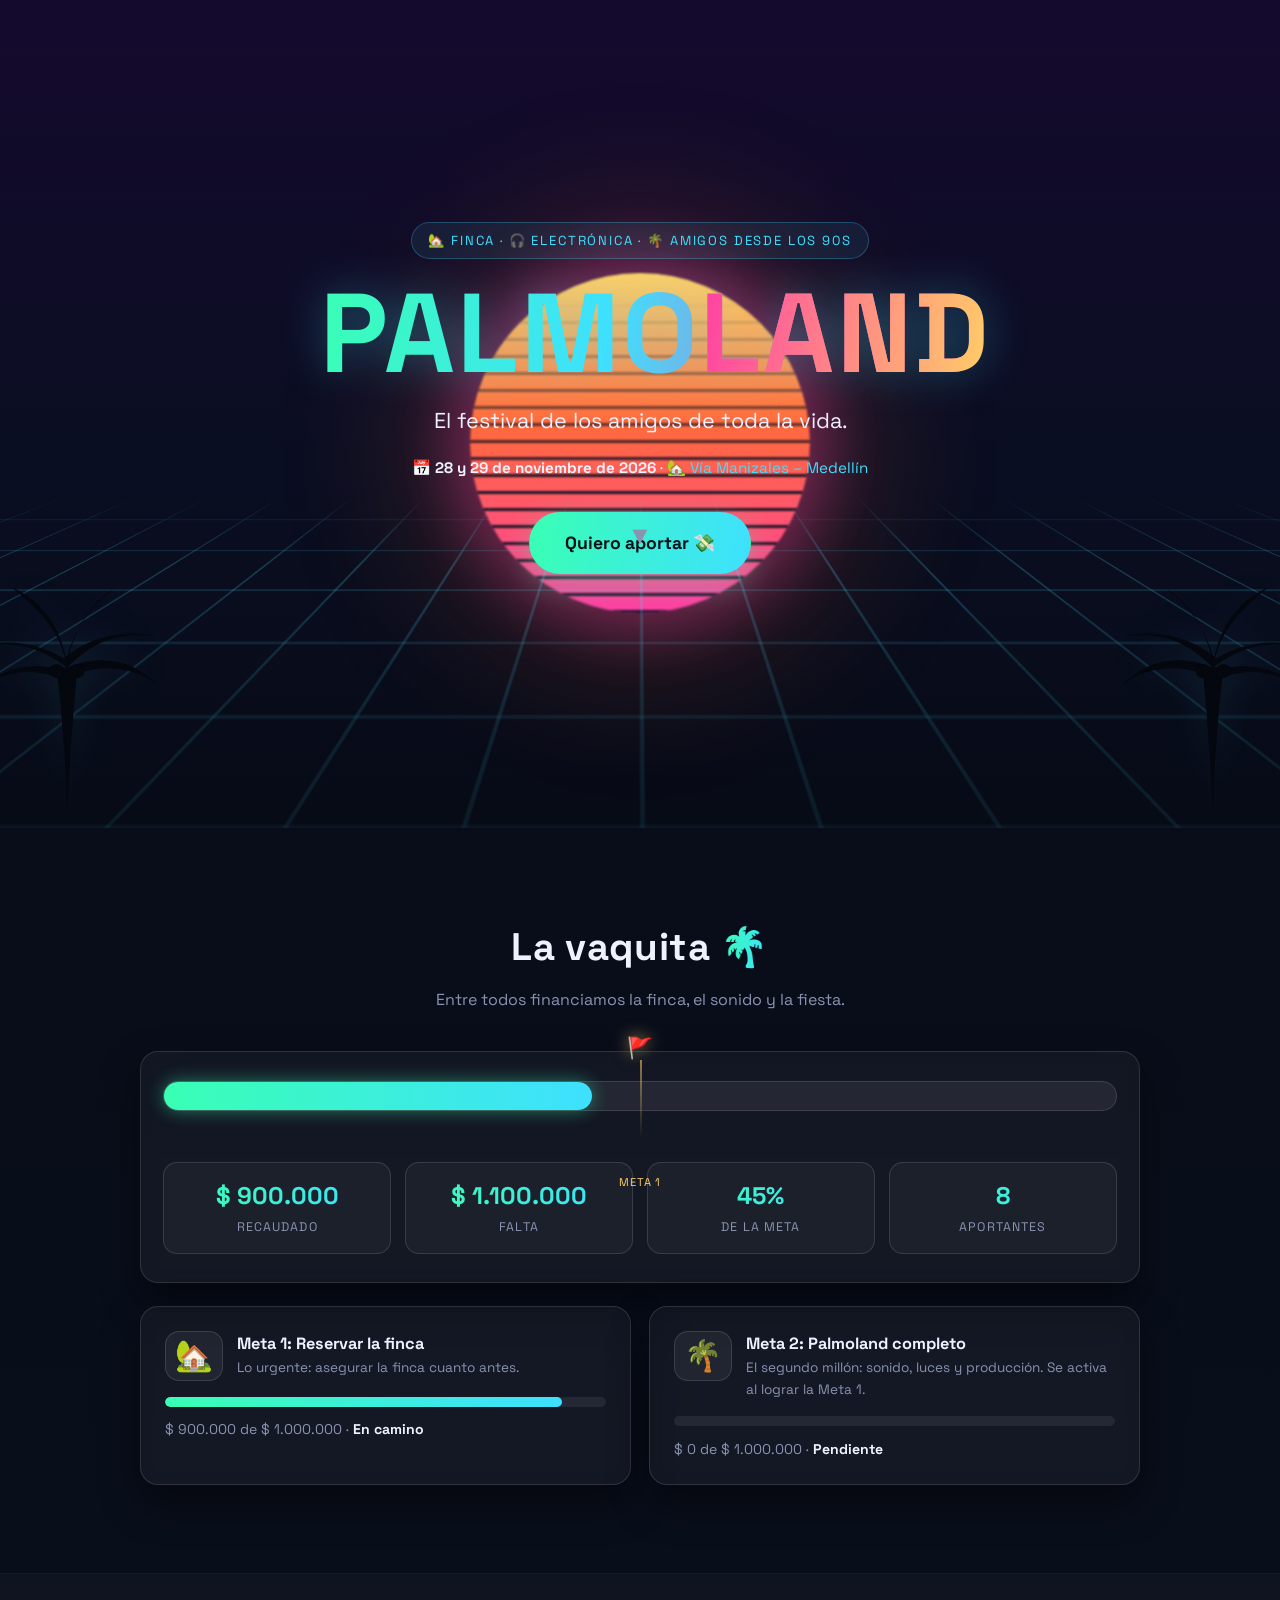
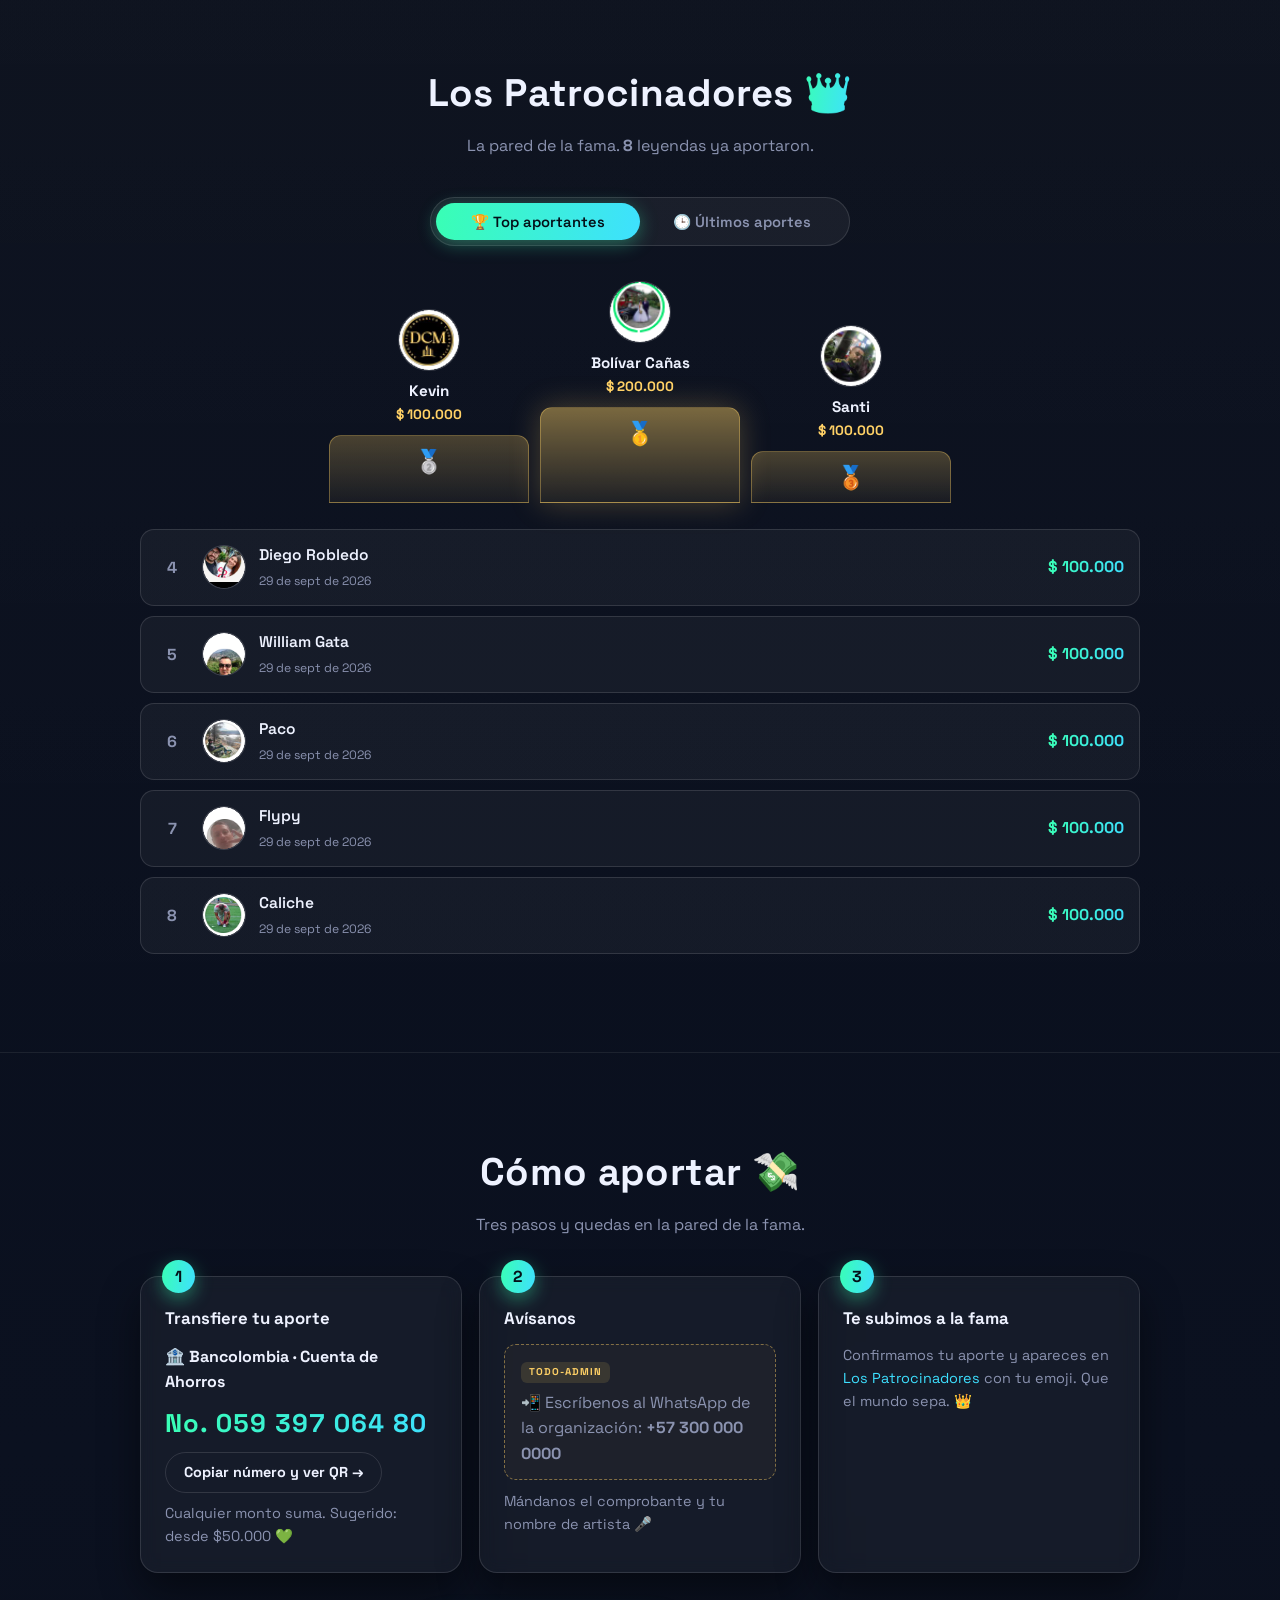
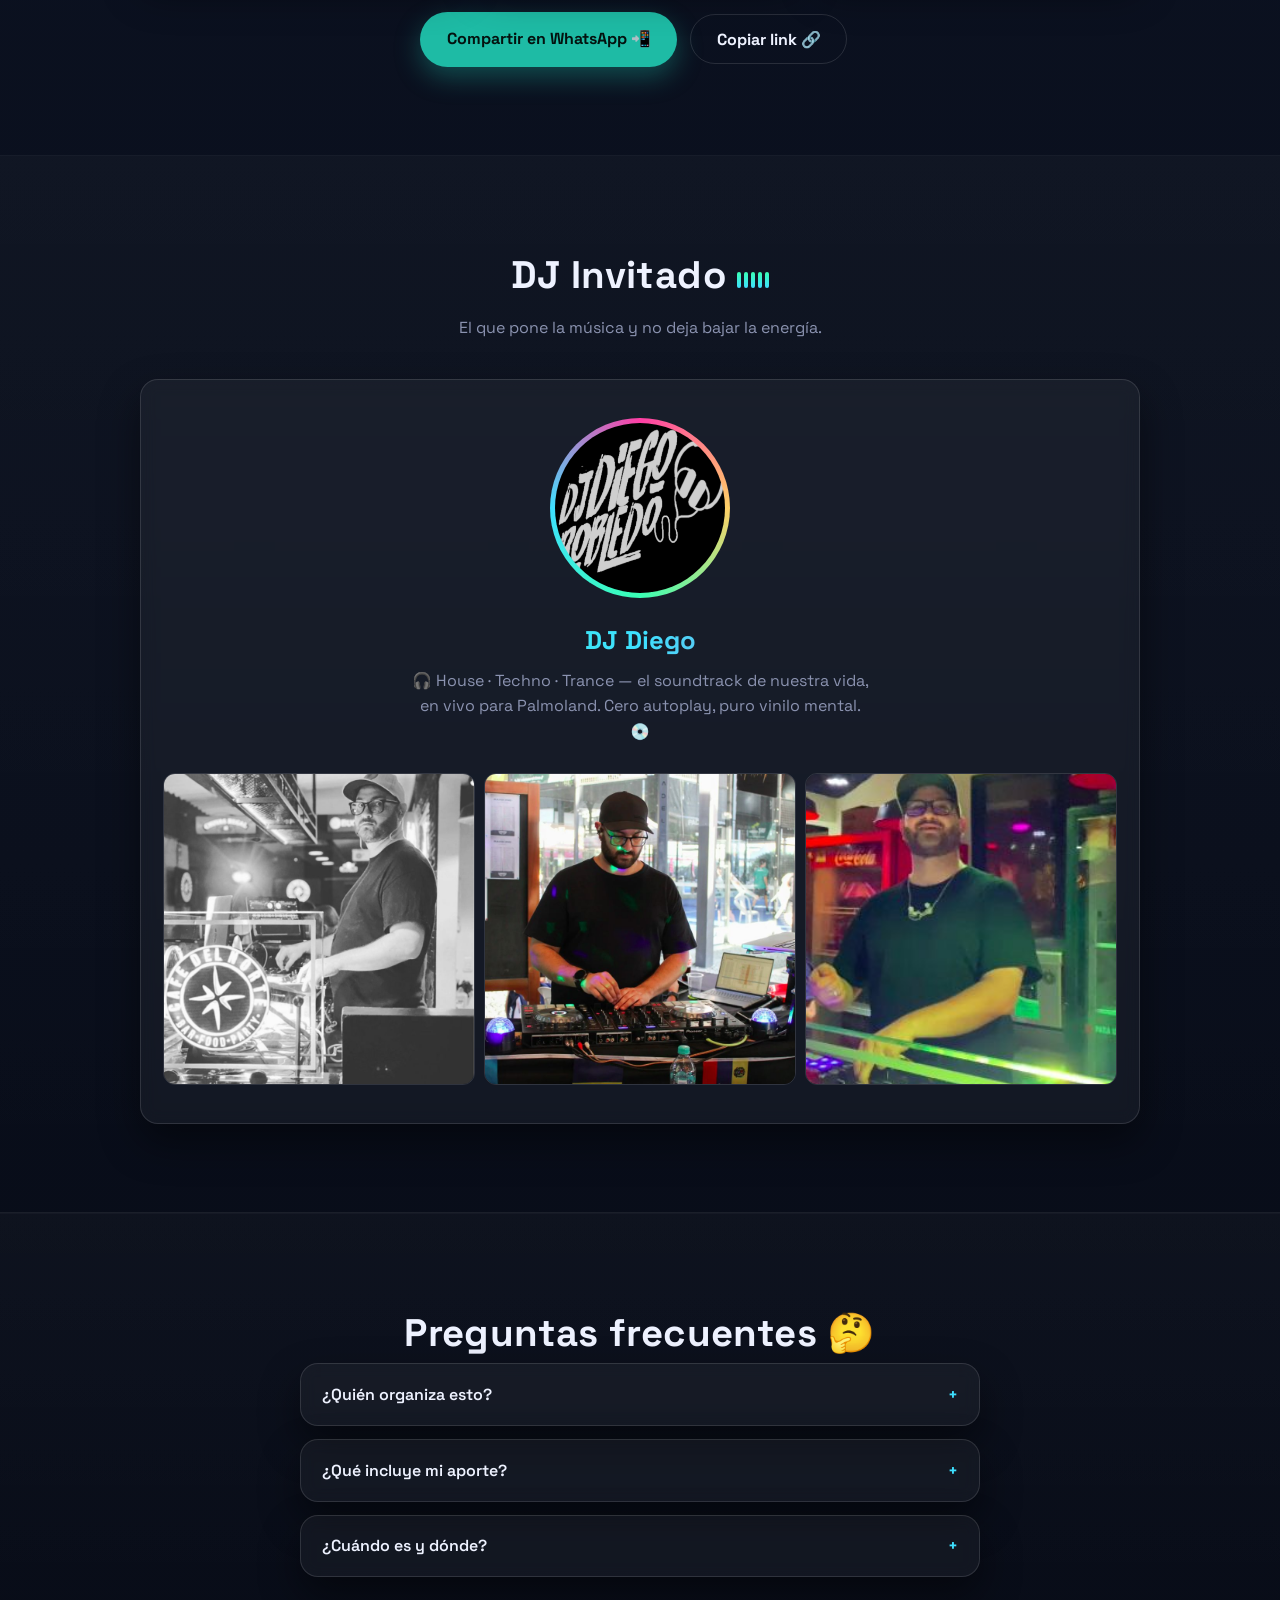
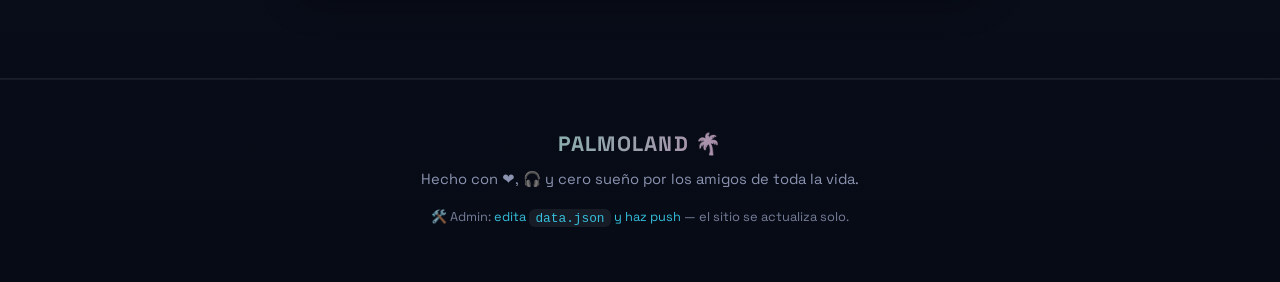
<file: index.html>
<!DOCTYPE html>
<html lang="es-CO">
<head>
  <meta charset="UTF-8" />
  <meta name="viewport" content="width=device-width, initial-scale=1.0" />
  <title>Palmoland 🌴 — El festival de los amigos</title>
  <meta name="description" content="Palmoland: el festival privado de los amigos de toda la vida. 28 y 29 de noviembre de 2026. Música electrónica, finca, y los mismos de siempre. Aporta y súmate 🎧🌴" />
  <meta name="theme-color" content="#070b16" />

  <!-- Open Graph / WhatsApp preview -->
  <meta property="og:title" content="Palmoland 🌴 — El festival de los amigos" />
  <meta property="og:description" content="28 y 29 de noviembre de 2026 — el festival privado de los amigos de toda la vida. Aporta, mira el progreso y súmate 🎧" />
  <meta property="og:type" content="website" />
  <meta property="og:locale" content="es_CO" />
  <meta property="og:url" content="https://toxykdude.github.io/palmoland/" />
  <meta property="og:image" content="https://toxykdude.github.io/palmoland/og-image.png" />
  <meta property="og:image:width" content="1200" />
  <meta property="og:image:height" content="630" />
  <meta name="twitter:card" content="summary_large_image" />
  <meta name="twitter:title" content="Palmoland 🌴 — El festival de los amigos" />
  <meta name="twitter:description" content="28 y 29 de noviembre de 2026 — el festival privado de los amigos de toda la vida. Aporta y súmate 🎧" />
  <meta name="twitter:image" content="https://toxykdude.github.io/palmoland/og-image.png" />

  <link rel="icon" href="data:image/svg+xml,%3Csvg xmlns='http://www.w3.org/2000/svg' viewBox='0 0 100 100'%3E%3Ctext y='.9em' font-size='90'%3E%F0%9F%8C%B4%3C/text%3E%3C/svg%3E" />

  <link rel="preconnect" href="https://fonts.googleapis.com" />
  <link rel="preconnect" href="https://fonts.gstatic.com" crossorigin />
  <link href="https://fonts.googleapis.com/css2?family=Space+Grotesk:wght@400;500;700&display=swap" rel="stylesheet" />
  <link rel="stylesheet" href="styles.css" />
</head>
<body>

  <!-- ============ HERO ============ -->
  <header class="hero" id="inicio">
    <div class="hero-bg" aria-hidden="true">
      <div class="sun"></div>
      <div class="grid-floor"></div>
      <svg class="palm palm-left" viewBox="0 0 120 160" aria-hidden="true"><use href="#palm-shape"/></svg>
      <svg class="palm palm-right" viewBox="0 0 120 160" aria-hidden="true"><use href="#palm-shape"/></svg>
    </div>

    <!-- Palm silhouette definition -->
    <svg width="0" height="0" style="position:absolute" aria-hidden="true">
      <defs>
        <g id="palm-shape">
          <path d="M60 160 C58 120 56 100 54 78 L66 78 C63 104 61 128 60 160 Z" />
          <path d="M60 78 C40 70 22 74 8 88 C24 76 44 76 60 84 Z" />
          <path d="M60 78 C44 62 30 58 10 60 C32 56 48 62 61 72 Z" />
          <path d="M60 76 C56 56 48 42 32 32 C46 42 56 56 60 72 Z" />
          <path d="M60 76 C64 54 74 40 92 32 C76 44 64 58 61 74 Z" />
          <path d="M60 78 C78 64 96 62 114 68 C96 60 76 64 60 74 Z" />
          <path d="M60 80 C80 74 98 78 112 92 C96 78 76 78 60 86 Z" />
          <circle cx="54" cy="80" r="4" /><circle cx="66" cy="80" r="4" /><circle cx="60" cy="86" r="4" />
        </g>
      </defs>
    </svg>

    <div class="hero-content">
      <p class="hero-kicker">🏡 Finca · 🎧 Electrónica · 🌴 Amigos desde los 90s</p>
      <h1 class="hero-title">PALMO<span>LAND</span></h1>
      <p class="hero-tagline">El festival de los amigos de toda la vida.</p>
      <p class="hero-date">📅 <strong>28 y 29 de noviembre de 2026</strong> · 🏡 <a href="finca.html">Vía Manizales – Medellín</a></p>
      <a class="btn btn-primary btn-big" href="aportar.html">Quiero aportar 💸</a>
      <a class="hero-scroll" href="#progreso" aria-label="Ver progreso de la recaudación">▼</a>
    </div>
  </header>

  <main>
    <!-- ============ PROGRESO ============ -->
    <section class="section" id="progreso" aria-labelledby="progreso-title">
      <div class="wrap">
        <h2 class="section-title" id="progreso-title">La vaquita <span class="accent">🌴</span></h2>
        <p class="section-sub">Entre todos financiamos la finca, el sonido y la fiesta.</p>

        <div class="card progress-card">
          <div class="progress-bar" role="progressbar" aria-label="Progreso de la recaudación"
               aria-valuemin="0" aria-valuemax="100" aria-valuenow="0" id="main-bar" tabindex="0">
            <div class="bar-fill" id="bar-fill"></div>
            <!-- Milestone 1 pin at 50% (rendered by JS) -->
            <div class="bar-pin" id="bar-pin">
              <span class="pin-icon" id="pin-icon" aria-hidden="true">🚩</span>
              <span class="pin-label">Meta 1</span>
            </div>
          </div>

          <p class="goal-banner hidden" id="goal-banner">¡Nos pasamos de la meta! 🎉 ¡Qué banda! 🌴</p>

          <div class="stats-grid">
            <div class="stat">
              <span class="stat-value" id="stat-total" aria-live="polite">$0</span>
              <span class="stat-label">Recaudado</span>
            </div>
            <div class="stat">
              <span class="stat-value" id="stat-remaining">$0</span>
              <span class="stat-label">Falta</span>
            </div>
            <div class="stat">
              <span class="stat-value" id="stat-pct">0%</span>
              <span class="stat-label">De la meta</span>
            </div>
            <div class="stat">
              <span class="stat-value" id="stat-count">0</span>
              <span class="stat-label">Aportantes</span>
            </div>
          </div>
        </div>

        <div class="milestones" id="milestones">
          <article class="card milestone-card" id="milestone-0">
            <div class="milestone-head">
              <span class="milestone-emoji">🏡</span>
              <div>
                <h3 class="milestone-name">Meta 1: Reservar la finca</h3>
                <p class="milestone-desc">Lo urgente: asegurar la finca cuanto antes.</p>
              </div>
            </div>
            <div class="milestone-subbar"><div class="subbar-fill" id="subbar-0"></div></div>
            <p class="milestone-status"><span id="milestone-amount-0">$0 de $1.000.000</span> · <strong id="milestone-state-0">En camino</strong></p>
          </article>

          <article class="card milestone-card" id="milestone-1">
            <div class="milestone-head">
              <span class="milestone-emoji">🌴</span>
              <div>
                <h3 class="milestone-name">Meta 2: Palmoland completo</h3>
                <p class="milestone-desc">El segundo millón: sonido, luces y producción. Se activa al lograr la Meta 1.</p>
              </div>
            </div>
            <div class="milestone-subbar"><div class="subbar-fill" id="subbar-1"></div></div>
            <p class="milestone-status"><span id="milestone-amount-1">$0 de $2.000.000</span> · <strong id="milestone-state-1">En camino</strong></p>
          </article>
        </div>
      </div>
    </section>

    <!-- ============ PATROCINADORES ============ -->
    <section class="section section-alt" id="patrocinadores" aria-labelledby="patro-title">
      <div class="wrap">
        <h2 class="section-title" id="patro-title">Los Patrocinadores <span class="accent">👑</span></h2>
        <p class="section-sub">La pared de la fama. <strong id="patro-count">0</strong> leyendas ya aportaron.</p>

        <div class="tabs" role="tablist" aria-label="Vistas de patrocinadores">
          <button class="tab active" id="tab-top" role="tab" aria-selected="true" aria-controls="view-top">🏆 Top aportantes</button>
          <button class="tab" id="tab-recent" role="tab" aria-selected="false" aria-controls="view-recent">🕒 Últimos aportes</button>
          <span class="tab-glider" id="tab-glider" aria-hidden="true"></span>
        </div>

        <div id="view-top" role="tabpanel" aria-labelledby="tab-top">
          <div class="podium" id="podium"></div>
          <ol class="rank-list" id="rank-list"></ol>
        </div>

        <div id="view-recent" role="tabpanel" aria-labelledby="tab-recent" hidden>
          <ul class="entry-list" id="recent-list"></ul>
        </div>
      </div>
    </section>

    <!-- ============ CÓMO APORTAR ============ -->
    <section class="section" id="aportar" aria-labelledby="aportar-title">
      <div class="wrap">
        <h2 class="section-title" id="aportar-title">Cómo aportar 💸</h2>
        <p class="section-sub">Tres pasos y quedas en la pared de la fama.</p>

        <div class="steps">
          <article class="card step">
            <span class="step-num">1</span>
            <h3>Transfiere tu aporte</h3>
            <p>🏦 <strong>Bancolombia · Cuenta de Ahorros</strong></p>
            <p class="account-number" style="font-size:clamp(1.2rem,5vw,1.6rem);margin:0.5rem 0">No. 059 397 064 80</p>
            <p><a class="btn btn-ghost" href="aportar.html" style="padding:0.5rem 1.1rem;font-size:0.9rem">Copiar número y ver QR →</a></p>
            <p class="step-hint">Cualquier monto suma. Sugerido: desde $50.000 💚</p>
          </article>

          <article class="card step">
            <span class="step-num">2</span>
            <h3>Avísanos</h3>
            <div class="todo-admin todo-block">
              <span class="todo-tag">TODO-ADMIN</span>
              <p>📲 Escríbenos al WhatsApp de la organización: <strong>+57 300 000 0000</strong></p>
            </div>
            <p class="step-hint">Mándanos el comprobante y tu nombre de artista 🎤</p>
          </article>

          <article class="card step">
            <span class="step-num">3</span>
            <h3>Te subimos a la fama</h3>
            <p class="step-hint">Confirmamos tu aporte y apareces en <a href="#patrocinadores">Los Patrocinadores</a> con tu emoji. Que el mundo sepa. 👑</p>
          </article>
        </div>

        <div class="share-row">
          <a class="btn btn-wa" id="btn-wa" href="#" target="_blank" rel="noopener">Compartir en WhatsApp 📲</a>
          <button class="btn btn-ghost" id="btn-copy">Copiar link 🔗</button>
          <span class="copy-feedback" id="copy-feedback" aria-live="polite"></span>
        </div>
      </div>
    </section>

    <!-- ============ DJ INVITADO ============ -->
    <section class="section section-alt" id="dj" aria-labelledby="dj-title">
      <div class="wrap">
        <h2 class="section-title" id="dj-title">DJ Invitado <span class="equalizer" aria-hidden="true"><i></i><i></i><i></i><i></i><i></i></span></h2>
        <p class="section-sub">El que pone la música y no deja bajar la energía.</p>

        <div class="card dj-card">
          <div class="dj-logo-wrap">
            <img src="images/dj/dj-logo.png" alt="Logo de DJ Diego" width="180" height="180" />
          </div>
          <h3 class="dj-name">DJ Diego</h3>
          <p class="dj-tag">🎧 House · Techno · Trance — el soundtrack de nuestra vida, en vivo para Palmoland. Cero autoplay, puro vinilo mental. 💿</p>
          <div class="dj-photos">
            <img src="images/dj/1.jpg" alt="DJ Diego mezclando en Café del Norte" loading="lazy" decoding="async" />
            <img src="images/dj/2.jpg" alt="DJ Diego en las tornas en un evento" loading="lazy" decoding="async" />
            <img src="images/dj/3.jpg" alt="DJ Diego en pleno set con luces de neón" loading="lazy" decoding="async" />
          </div>
        </div>
      </div>
    </section>

    <!-- ============ FAQ ============ -->
    <section class="section section-alt" id="faq" aria-labelledby="faq-title">
      <div class="wrap wrap-narrow">
        <h2 class="section-title" id="faq-title">Preguntas frecuentes 🤔</h2>

        <details class="card faq-item">
          <summary>¿Quién organiza esto?</summary>
          <p>Los mismos de toda la vida. Palmoland es un festival privado entre amigos: sin patrocinadores, sin foreigns, solo la banda. 🎧</p>
        </details>
        <details class="card faq-item">
          <summary>¿Qué incluye mi aporte?</summary>
          <p>La finca, el sistema de sonido, las luces y la producción de la fiesta. Con la Meta 1 aseguramos la finca; con la Meta 2, Palmoland completo. 🌴</p>
        </details>
        <details class="card faq-item">
          <summary>¿Cuándo es y dónde?</summary>
          <p>🌴 <strong>28 y 29 de noviembre de 2026</strong>, en una finca por la <strong>vía Manizales – Medellín</strong>, cerca del nuevo Romboy Pacífico Tres. <a href="finca.html">Mira las fotos de la finca 📸</a>. La reservamos apenas se complete la Meta 1.</p>
        </details>
      </div>
    </section>
  </main>

  <!-- ============ FOOTER ============ -->
  <footer class="footer">
    <div class="wrap">
      <p class="footer-title">PALMOLAND 🌴</p>
      <p>Hecho con ❤️, 🎧 y cero sueño por los amigos de toda la vida.</p>
      <p class="footer-admin">🛠️ Admin: <a href="https://github.com/toxykdude/palmoland" target="_blank" rel="noopener">edita <code>data.json</code> y haz push</a> — el sitio se actualiza solo.</p>
    </div>
  </footer>

  <script src="app.js" defer></script>
</body>
</html>
</file>
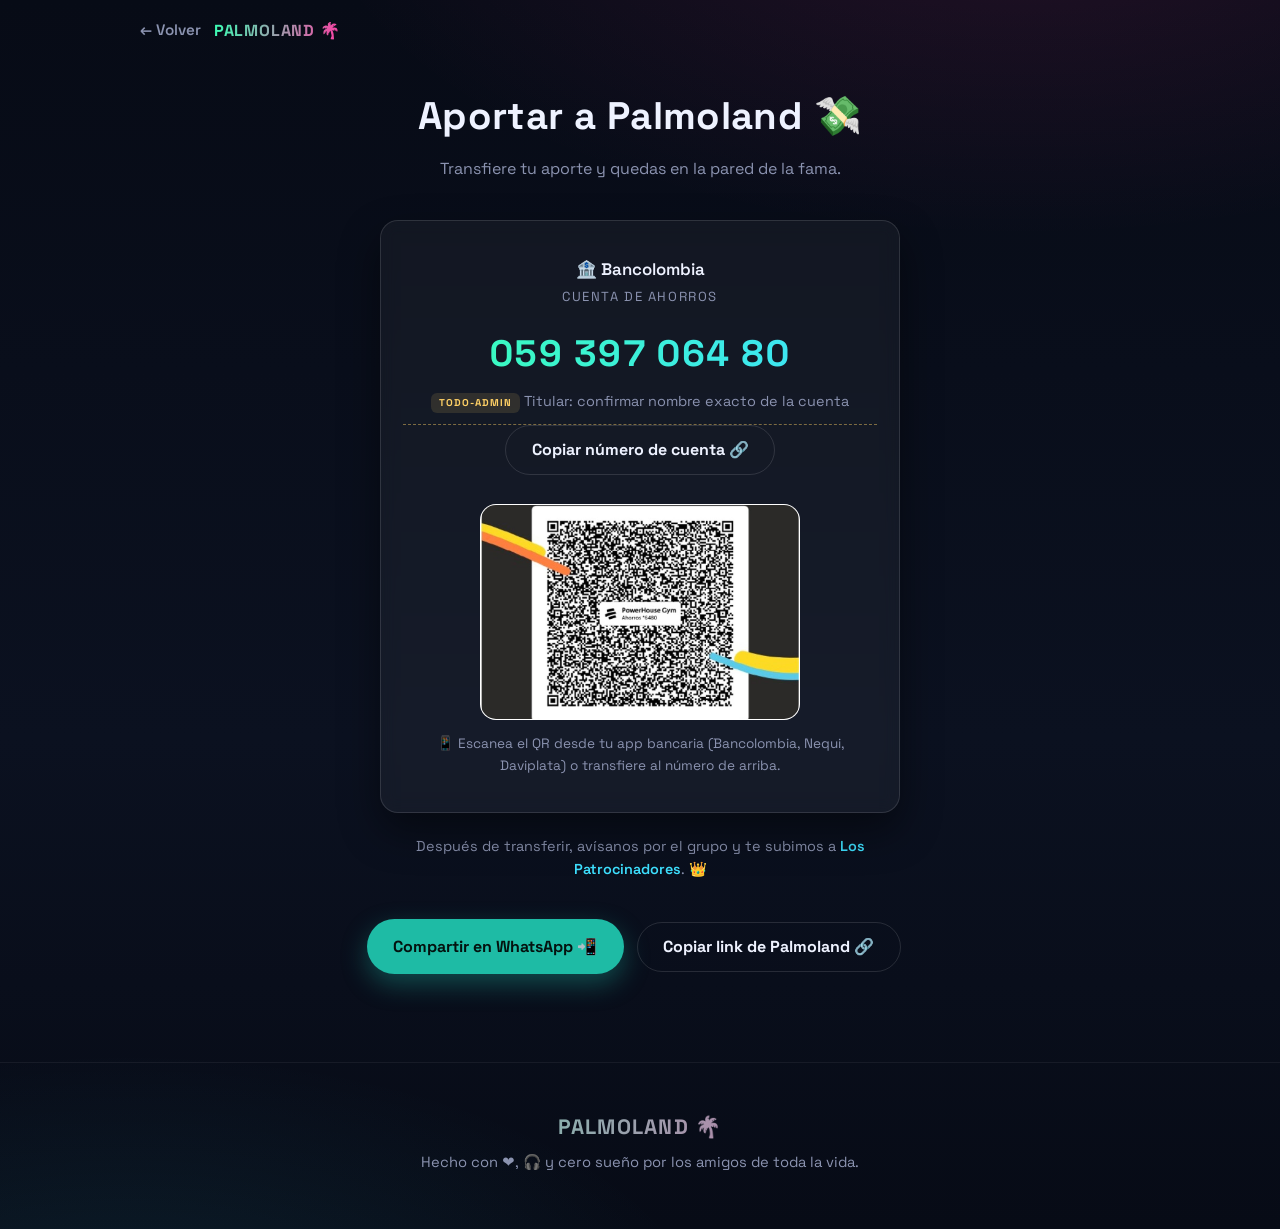
<file: aportar.html>
<!DOCTYPE html>
<html lang="es-CO">
<head>
  <meta charset="UTF-8" />
  <meta name="viewport" content="width=device-width, initial-scale=1.0" />
  <title>Aportar — Palmoland 🌴</title>
  <meta name="description" content="Cuenta Bancolombia para aportar a Palmoland, el festival de los amigos de toda la vida." />
  <meta name="theme-color" content="#070b16" />
  <meta name="robots" content="noindex" />

  <link rel="icon" href="data:image/svg+xml,%3Csvg xmlns='http://www.w3.org/2000/svg' viewBox='0 0 100 100'%3E%3Ctext y='.9em' font-size='90'%3E%F0%9F%8C%B4%3C/text%3E%3C/svg%3E" />

  <link rel="preconnect" href="https://fonts.googleapis.com" />
  <link rel="preconnect" href="https://fonts.gstatic.com" crossorigin />
  <link href="https://fonts.googleapis.com/css2?family=Space+Grotesk:wght@400;500;700&display=swap" rel="stylesheet" />
  <link rel="stylesheet" href="styles.css" />
</head>
<body>

  <div class="wrap">
    <nav class="page-head" aria-label="Volver al inicio">
      <a href="index.html">← Volver</a>
      <span class="page-logo" aria-hidden="true">PALMOLAND 🌴</span>
    </nav>
  </div>

  <main class="section" style="padding-top:1.5rem">
    <div class="wrap">
      <h1 class="section-title">Aportar a Palmoland 💸</h1>
      <p class="section-sub">Transfiere tu aporte y quedas en la pared de la fama.</p>

      <div class="card pay-card">
        <p class="bank-name">🏦 Bancolombia</p>
        <p class="bank-type">Cuenta de Ahorros</p>
        <p class="account-number" id="account-number">059 397 064 80</p>
        <p class="account-holder todo-admin"><span class="todo-tag">TODO-ADMIN</span> Titular: confirmar nombre exacto de la cuenta</p>

        <button class="btn btn-ghost" id="btn-copy-account" type="button">Copiar número de cuenta 🔗</button>
        <span class="copy-feedback" id="account-copy-feedback" aria-live="polite"></span>

        <div class="qr-box" id="qr-box">
          <img src="images/qr.jpeg" alt="QR de pago PowerHouse para aportar a Palmoland" />
        </div>

        <p class="qr-hint">📱 Escanea el QR desde tu app bancaria (Bancolombia, Nequi, Daviplata) o transfiere al número de arriba.</p>
      </div>

      <p class="pay-steps-note">
        Después de transferir, avísanos por el grupo y te subimos a
        <a href="index.html#patrocinadores">Los Patrocinadores</a>. 👑
      </p>

      <div class="share-row">
        <a class="btn btn-wa" id="btn-wa" href="#" target="_blank" rel="noopener">Compartir en WhatsApp 📲</a>
        <button class="btn btn-ghost" id="btn-copy">Copiar link de Palmoland 🔗</button>
        <span class="copy-feedback" id="copy-feedback" aria-live="polite"></span>
      </div>
    </div>
  </main>

  <footer class="footer">
    <div class="wrap">
      <p class="footer-title">PALMOLAND 🌴</p>
      <p>Hecho con ❤️, 🎧 y cero sueño por los amigos de toda la vida.</p>
    </div>
  </footer>

  <script src="app.js" defer></script>
  <script>
    // Copy account number (page-specific, independent of app.js)
    document.addEventListener("DOMContentLoaded", function () {
      var btn = document.getElementById("btn-copy-account");
      var feedback = document.getElementById("account-copy-feedback");
      if (!btn) return;
      btn.addEventListener("click", function () {
        var text = "059 397 064 80";
        function done() {
          feedback.textContent = "¡Copiado! ✅";
          setTimeout(function () { feedback.textContent = ""; }, 2200);
        }
        if (navigator.clipboard && navigator.clipboard.writeText) {
          navigator.clipboard.writeText(text).then(done).catch(function () { fallback(text, done); });
        } else {
          fallback(text, done);
        }
      });
      function fallback(text, done) {
        var ta = document.createElement("textarea");
        ta.value = text;
        ta.style.position = "fixed";
        ta.style.opacity = "0";
        document.body.appendChild(ta);
        ta.select();
        try { document.execCommand("copy"); done(); } catch (e) { /* no-op */ }
        ta.remove();
      }
    });
  </script>
</body>
</html>
</file>
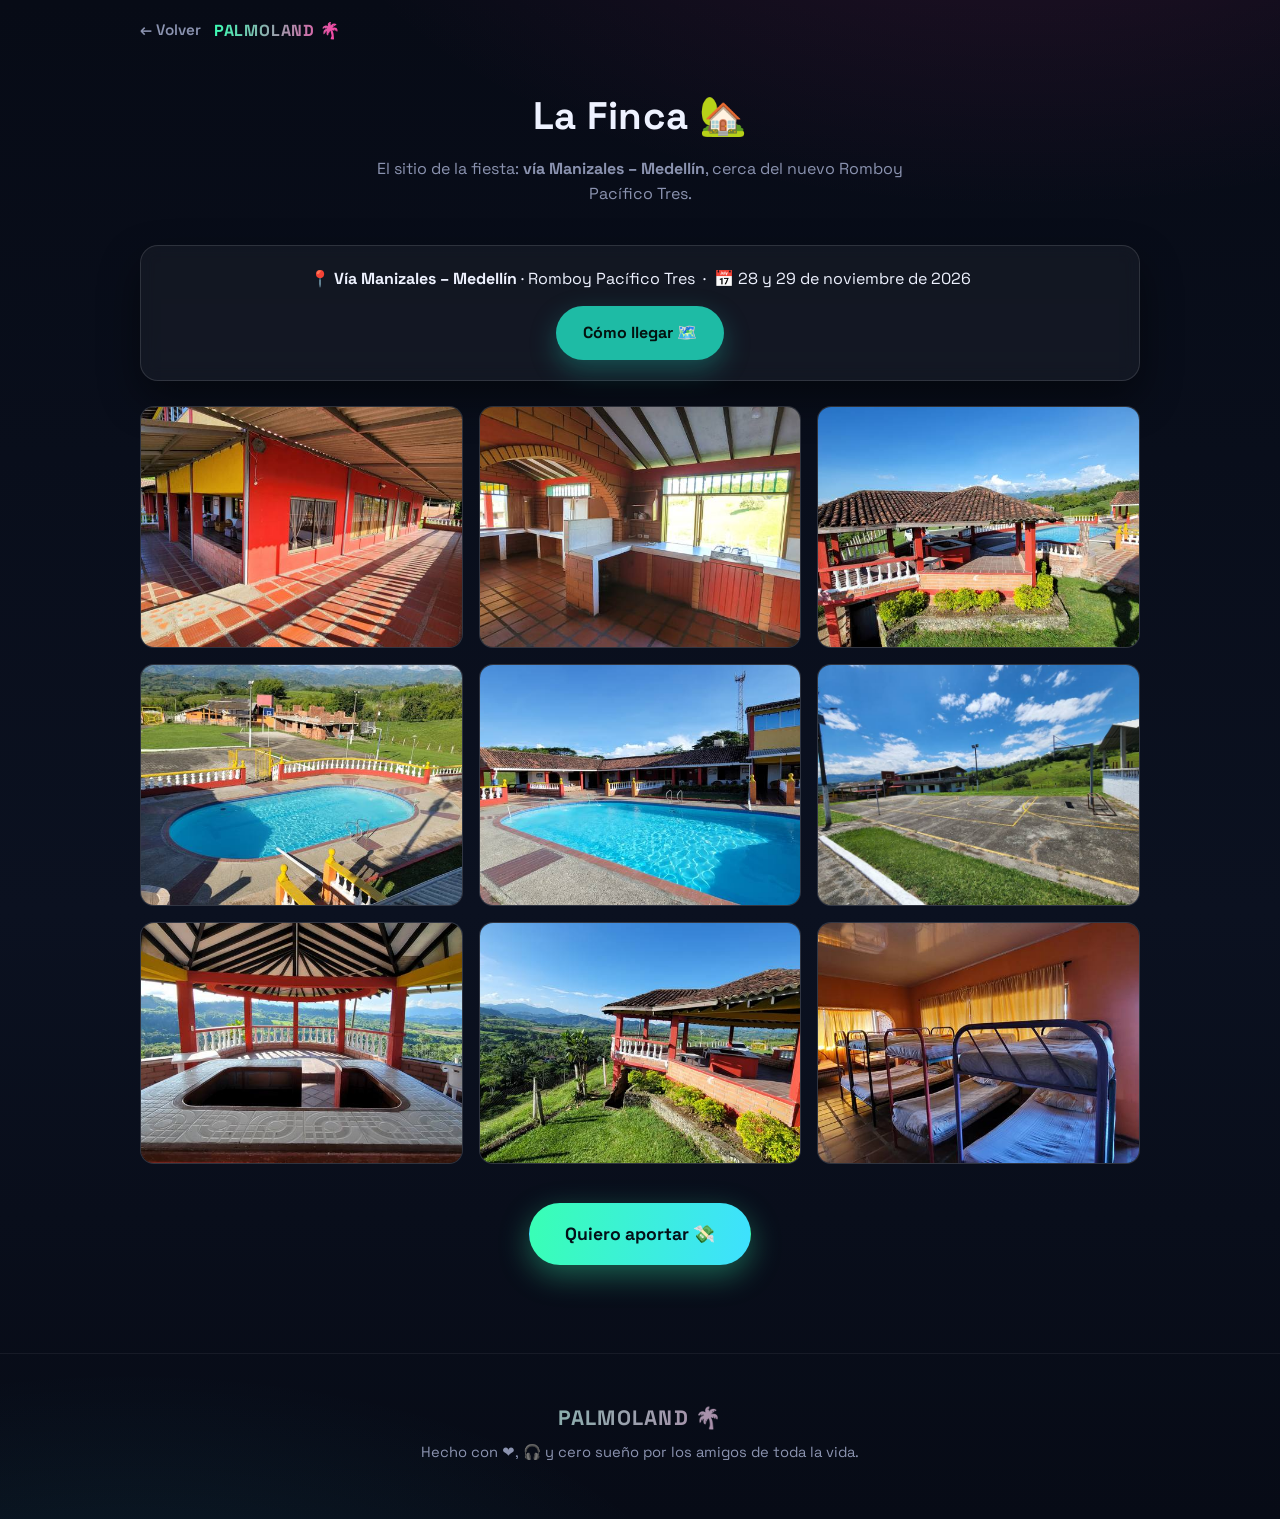
<file: finca.html>
<!DOCTYPE html>
<html lang="es-CO">
<head>
  <meta charset="UTF-8" />
  <meta name="viewport" content="width=device-width, initial-scale=1.0" />
  <title>La Finca — Palmoland 🌴</title>
  <meta name="description" content="La finca de Palmoland: vía Manizales – Medellín, cerca del nuevo Romboy Pacífico Tres. Mira las fotos del sitio de la fiesta. 28 y 29 de noviembre de 2026." />
  <meta name="theme-color" content="#070b16" />
  <meta name="robots" content="noindex" />

  <link rel="icon" href="data:image/svg+xml,%3Csvg xmlns='http://www.w3.org/2000/svg' viewBox='0 0 100 100'%3E%3Ctext y='.9em' font-size='90'%3E%F0%9F%8F%A1%3C/text%3E%3C/svg%3E" />

  <link rel="preconnect" href="https://fonts.googleapis.com" />
  <link rel="preconnect" href="https://fonts.gstatic.com" crossorigin />
  <link href="https://fonts.googleapis.com/css2?family=Space+Grotesk:wght@400;500;700&display=swap" rel="stylesheet" />
  <link rel="stylesheet" href="styles.css" />
</head>
<body>

  <div class="wrap">
    <nav class="page-head" aria-label="Volver al inicio">
      <a href="index.html">← Volver</a>
      <span class="page-logo" aria-hidden="true">PALMOLAND 🌴</span>
    </nav>
  </div>

  <main class="section" style="padding-top:1.5rem">
    <div class="wrap">
      <h1 class="section-title">La Finca 🏡</h1>
      <p class="section-sub">El sitio de la fiesta: <strong>vía Manizales – Medellín</strong>, cerca del nuevo Romboy Pacífico Tres.</p>

      <div class="card" style="margin-bottom:1.6rem;padding:1.2rem 1.4rem;text-align:center">
        <p style="margin:0 0 0.9rem">📍 <strong>Vía Manizales – Medellín</strong> · Romboy Pacífico Tres &nbsp;·&nbsp; 📅 28 y 29 de noviembre de 2026</p>
        <a class="btn btn-wa" href="https://www.google.com/maps?q=5.1506779,-75.6693482&z=17&hl=en" target="_blank" rel="noopener">Cómo llegar 🗺️</a>
      </div>

      <div class="gallery-grid" id="gallery"></div>

      <div class="share-row">
        <a class="btn btn-big" href="aportar.html" style="margin-top:0">Quiero aportar 💸</a>
      </div>
    </div>
  </main>

  <footer class="footer">
    <div class="wrap">
      <p class="footer-title">PALMOLAND 🌴</p>
      <p>Hecho con ❤️, 🎧 y cero sueño por los amigos de toda la vida.</p>
    </div>
  </footer>

  <script>
    // Gallery: 9 photos, thumbs in grid, full-size on click (lightbox)
    (function () {
      "use strict";
      var COUNT = 9;
      var gallery = document.getElementById("gallery");
      var current = 0;
      var lightbox = null;
      var lbImg = null;
      var lbCount = null;

      for (var i = 1; i <= COUNT; i++) {
        var n = String(i).padStart(2, "0");
        var btn = document.createElement("button");
        btn.type = "button";
        btn.className = "g-item";
        btn.setAttribute("aria-label", "Ver foto " + i + " de la finca en grande");
        var img = document.createElement("img");
        img.src = "images/finca/thumb/" + n + ".jpg";
        img.loading = "lazy";
        img.decoding = "async";
        img.alt = "Foto " + i + " de la finca de Palmoland";
        btn.appendChild(img);
        btn.addEventListener("click", open.bind(null, i - 1));
        gallery.appendChild(btn);
      }

      function srcFor(idx) {
        return "images/finca/full/" + String(idx + 1).padStart(2, "0") + ".jpg";
      }

      function open(idx) {
        current = idx;
        if (!lightbox) buildLightbox();
        show();
        lightbox.hidden = false;
        document.body.style.overflow = "hidden";
      }

      function buildLightbox() {
        lightbox = document.createElement("div");
        lightbox.className = "lightbox";
        lightbox.hidden = true;

        lbImg = document.createElement("img");
        lbImg.alt = "Foto de la finca de Palmoland";
        lbCount = document.createElement("p");
        lbCount.className = "lb-count";

        var close = mkBtn("✕", "lb-close", "Cerrar");
        var prev = mkBtn("‹", "lb-prev", "Foto anterior");
        var next = mkBtn("›", "lb-next", "Foto siguiente");

        close.addEventListener("click", closeLb);
        prev.addEventListener("click", function (e) { e.stopPropagation(); step(-1); });
        next.addEventListener("click", function (e) { e.stopPropagation(); step(1); });
        lightbox.addEventListener("click", function (e) {
          if (e.target === lightbox || e.target === lbImg) closeLb();
        });

        lightbox.appendChild(lbImg);
        lightbox.appendChild(lbCount);
        lightbox.appendChild(close);
        lightbox.appendChild(prev);
        lightbox.appendChild(next);
        document.body.appendChild(lightbox);

        document.addEventListener("keydown", function (e) {
          if (lightbox.hidden) return;
          if (e.key === "Escape") closeLb();
          if (e.key === "ArrowLeft") step(-1);
          if (e.key === "ArrowRight") step(1);
        });
      }

      function mkBtn(label, cls, aria) {
        var b = document.createElement("button");
        b.type = "button";
        b.className = "lb-btn " + cls;
        b.textContent = label;
        b.setAttribute("aria-label", aria);
        return b;
      }

      function show() {
        lbImg.src = srcFor(current);
        lbCount.textContent = (current + 1) + " / " + COUNT;
      }

      function step(delta) {
        current = (current + delta + COUNT) % COUNT;
        show();
      }

      function closeLb() {
        lightbox.hidden = true;
        lbImg.src = "";
        document.body.style.overflow = "";
      }
    })();
  </script>
</body>
</html>
</file>
<file: styles.css>
/* ============================================================
   PALMOLAND — synthwave landing for lifelong friends
   Mobile-first · no frameworks · GitHub Pages subpath-safe
   ============================================================ */

:root {
  --bg-0: #070b16;
  --bg-1: #0b1120;
  --bg-2: #101735;
  --card: rgba(255, 255, 255, 0.045);
  --card-strong: rgba(255, 255, 255, 0.08);
  --border: rgba(255, 255, 255, 0.12);
  --text: #eef2ff;
  --muted: #8b93b0;
  --green: #39ffb4;
  --pink: #ff3ea5;
  --cyan: #3ee0ff;
  --gold: #ffd166;
  --font: "Space Grotesk", system-ui, -apple-system, "Segoe UI", Roboto, sans-serif;
  --radius: 18px;
  --shadow: 0 18px 40px rgba(0, 0, 0, 0.45);
}

* { box-sizing: border-box; margin: 0; padding: 0; }

html { scroll-behavior: smooth; }

body {
  font-family: var(--font);
  background:
    radial-gradient(1200px 600px at 80% -10%, rgba(255, 62, 165, 0.12), transparent 60%),
    radial-gradient(1000px 500px at 10% 110%, rgba(62, 224, 255, 0.10), transparent 60%),
    linear-gradient(180deg, var(--bg-0), var(--bg-1) 60%, var(--bg-0));
  color: var(--text);
  line-height: 1.6;
  -webkit-font-smoothing: antialiased;
  overflow-x: hidden;
}

img, svg { display: block; max-width: 100%; }
a { color: var(--cyan); text-decoration: none; }
a:hover { text-decoration: underline; }

.wrap { width: min(1000px, 92%); margin: 0 auto; }
.wrap-narrow { width: min(680px, 92%); }

.hidden { display: none !important; }

/* ============================================================
   HERO
   ============================================================ */
.hero {
  position: relative;
  min-height: 92svh;
  display: flex;
  align-items: center;
  justify-content: center;
  text-align: center;
  padding: 4rem 1rem 6rem;
  overflow: hidden;
  isolation: isolate;
}

.hero-bg {
  position: absolute;
  inset: 0;
  z-index: -1;
  background: linear-gradient(180deg, #150a2e 0%, #0a0e22 55%, var(--bg-0) 100%);
}

/* Neon sun on the horizon */
.sun {
  position: absolute;
  left: 50%;
  bottom: 26%;
  width: min(58vw, 340px);
  aspect-ratio: 1;
  transform: translateX(-50%);
  border-radius: 50%;
  background: linear-gradient(180deg, #ffd166 0%, #ff6a3d 45%, #ff3ea5 100%);
  filter: blur(1px);
  box-shadow: 0 0 60px 18px rgba(255, 62, 165, 0.35), 0 0 140px 60px rgba(255, 106, 61, 0.18);
  animation: sunPulse 5s ease-in-out infinite;
}

/* Sun slits (classic synthwave cut) */
.sun::after {
  content: "";
  position: absolute;
  inset: 0;
  border-radius: 50%;
  background: repeating-linear-gradient(
    180deg,
    transparent 0 14px,
    rgba(10, 14, 34, 0.92) 14px 17px
  );
  mask-image: linear-gradient(180deg, transparent 8%, #000 60%);
}

@keyframes sunPulse {
  0%, 100% { box-shadow: 0 0 60px 18px rgba(255, 62, 165, 0.35), 0 0 140px 60px rgba(255, 106, 61, 0.18); }
  50% { box-shadow: 0 0 80px 28px rgba(255, 62, 165, 0.5), 0 0 180px 80px rgba(255, 106, 61, 0.25); }
}

/* Perspective grid floor */
.grid-floor {
  position: absolute;
  left: -40%;
  right: -40%;
  bottom: -6%;
  height: 46%;
  background:
    repeating-linear-gradient(90deg, rgba(62, 224, 255, 0.22) 0 2px, transparent 2px 72px),
    repeating-linear-gradient(0deg, rgba(62, 224, 255, 0.16) 0 2px, transparent 2px 48px);
  transform: perspective(420px) rotateX(62deg);
  transform-origin: top center;
  mask-image: linear-gradient(180deg, transparent 0%, #000 30%, transparent 96%);
  animation: gridMove 7s linear infinite;
}

@keyframes gridMove {
  from { background-position: 0 0, 0 0; }
  to { background-position: 0 0, 0 48px; }
}

/* Palm silhouettes */
.palm {
  position: absolute;
  bottom: 2%;
  width: clamp(90px, 18vw, 190px);
  fill: #05070f;
  filter: drop-shadow(0 0 18px rgba(62, 224, 255, 0.12));
  transform-origin: bottom center;
  animation: sway 6s ease-in-out infinite;
}
.palm-left { left: -3%; transform: scaleX(-1); }
.palm-right { right: -3%; animation-delay: -3s; }

@keyframes sway {
  0%, 100% { rotate: -2deg; }
  50% { rotate: 2deg; }
}

.hero-content { position: relative; z-index: 1; max-width: 640px; }

.hero-kicker {
  display: inline-block;
  font-size: 0.82rem;
  letter-spacing: 0.14em;
  text-transform: uppercase;
  color: var(--cyan);
  background: rgba(62, 224, 255, 0.08);
  border: 1px solid rgba(62, 224, 255, 0.25);
  border-radius: 999px;
  padding: 0.45rem 1rem;
  margin-bottom: 1.4rem;
}

.hero-title {
  font-size: clamp(3.2rem, 16vw, 7rem);
  font-weight: 700;
  line-height: 0.95;
  letter-spacing: 0.02em;
  background: linear-gradient(100deg, var(--green) 0%, var(--cyan) 45%, var(--pink) 100%);
  -webkit-background-clip: text;
  background-clip: text;
  color: transparent;
  filter: drop-shadow(0 0 22px rgba(62, 224, 255, 0.35));
  text-transform: uppercase;
}

.hero-title span {
  background: linear-gradient(100deg, var(--pink) 0%, var(--gold) 100%);
  -webkit-background-clip: text;
  background-clip: text;
  color: transparent;
}

.hero-tagline {
  margin-top: 1rem;
  font-size: clamp(1.05rem, 4vw, 1.35rem);
  color: var(--text);
}

.hero-date { margin-top: 1.1rem; font-size: 0.95rem; }

.hero-scroll {
  position: absolute;
  bottom: 1.4rem;
  left: 50%;
  transform: translateX(-50%);
  color: var(--muted);
  font-size: 1.2rem;
  animation: bounce 2s ease-in-out infinite;
}

@keyframes bounce {
  0%, 100% { transform: translate(-50%, 0); }
  50% { transform: translate(-50%, 8px); }
}

/* ============================================================
   BUTTONS
   ============================================================ */
.btn {
  display: inline-block;
  font-family: var(--font);
  font-weight: 700;
  font-size: 1rem;
  border-radius: 999px;
  padding: 0.85rem 1.6rem;
  border: 1px solid transparent;
  cursor: pointer;
  transition: transform 0.18s ease, box-shadow 0.18s ease, background 0.18s ease;
}

.btn:hover { transform: translateY(-2px); text-decoration: none; }
.btn:active { transform: translateY(0); }

.btn-big {
  margin-top: 2rem;
  font-size: 1.1rem;
  padding: 1rem 2.2rem;
  background: linear-gradient(100deg, var(--green), var(--cyan));
  color: #041018;
  box-shadow: 0 10px 30px rgba(57, 255, 180, 0.35);
}
.btn-big:hover { box-shadow: 0 14px 40px rgba(57, 255, 180, 0.5); }

.btn-wa {
  background: #1ebba5;
  color: #04120f;
  box-shadow: 0 10px 26px rgba(30, 187, 165, 0.35);
}
.btn-wa:hover { box-shadow: 0 14px 34px rgba(30, 187, 165, 0.5); }

.btn-ghost {
  background: transparent;
  color: var(--text);
  border-color: var(--border);
}
.btn-ghost:hover { border-color: var(--cyan); color: var(--cyan); }

/* ============================================================
   SECTIONS
   ============================================================ */
.section { padding: 4.2rem 0; }
.section-alt {
  background: linear-gradient(180deg, rgba(255, 255, 255, 0.025), rgba(255, 255, 255, 0));
  border-top: 1px solid rgba(255, 255, 255, 0.05);
  border-bottom: 1px solid rgba(255, 255, 255, 0.05);
}

.section-title {
  font-size: clamp(1.7rem, 6vw, 2.4rem);
  font-weight: 700;
  text-align: center;
  letter-spacing: 0.01em;
}

.section-sub {
  text-align: center;
  color: var(--muted);
  margin: 0.6rem auto 2.4rem;
  max-width: 560px;
}

.accent {
  background: linear-gradient(100deg, var(--green), var(--cyan));
  -webkit-background-clip: text;
  background-clip: text;
  color: transparent;
}

/* ============================================================
   CARDS
   ============================================================ */
.card {
  background: var(--card);
  border: 1px solid var(--border);
  border-radius: var(--radius);
  padding: 1.5rem;
  backdrop-filter: blur(8px);
  box-shadow: var(--shadow);
}

/* ============================================================
   PROGRESS
   ============================================================ */
.progress-card { padding: 1.8rem 1.4rem; }

.progress-bar {
  position: relative;
  height: 30px;
  border-radius: 999px;
  background: rgba(255, 255, 255, 0.07);
  border: 1px solid var(--border);
  overflow: visible;
}

.bar-fill {
  height: 100%;
  width: 0%;
  border-radius: 999px;
  background: linear-gradient(90deg, var(--green), var(--cyan));
  box-shadow: 0 0 18px rgba(57, 255, 180, 0.45);
  transition: width 1.2s cubic-bezier(0.22, 1, 0.36, 1);
}

/* Milestone pin */
.bar-pin {
  position: absolute;
  top: -44px;
  bottom: -30px;
  left: 50%;
  transform: translateX(-50%);
  display: flex;
  flex-direction: column;
  align-items: center;
  pointer-events: none;
}

.pin-icon {
  font-size: 1.3rem;
  line-height: 1;
  filter: drop-shadow(0 0 8px rgba(255, 209, 102, 0.6));
}

.pin-label {
  position: absolute;
  top: calc(100% + 34px);
  font-size: 0.7rem;
  letter-spacing: 0.08em;
  text-transform: uppercase;
  color: var(--gold);
  white-space: nowrap;
}

/* vertical guide line for the pin */
.bar-pin::before {
  content: "";
  position: absolute;
  top: 22px;
  bottom: 2px;
  left: 50%;
  width: 2px;
  background: linear-gradient(180deg, var(--gold), transparent);
  opacity: 0.55;
}

.progress-bar.unlocked .pin-icon { filter: drop-shadow(0 0 14px rgba(57, 255, 180, 0.9)); }
.progress-bar.unlocked .pin-label { color: var(--green); }

.goal-banner {
  margin-top: 2.6rem;
  text-align: center;
  font-weight: 700;
  color: var(--gold);
  background: rgba(255, 209, 102, 0.08);
  border: 1px dashed rgba(255, 209, 102, 0.4);
  border-radius: 12px;
  padding: 0.7rem 1rem;
}

.stats-grid {
  display: grid;
  grid-template-columns: repeat(2, 1fr);
  gap: 0.9rem;
  margin-top: 3.2rem;
}

.stat {
  background: rgba(255, 255, 255, 0.04);
  border: 1px solid var(--border);
  border-radius: 14px;
  padding: 0.9rem 0.6rem;
  text-align: center;
}

.stat-value {
  display: block;
  font-size: clamp(1.15rem, 4.5vw, 1.5rem);
  font-weight: 700;
  background: linear-gradient(100deg, var(--green), var(--cyan));
  -webkit-background-clip: text;
  background-clip: text;
  color: transparent;
}

.stat-label {
  display: block;
  margin-top: 0.15rem;
  font-size: 0.78rem;
  text-transform: uppercase;
  letter-spacing: 0.09em;
  color: var(--muted);
}

/* Milestone cards */
.milestones {
  display: grid;
  grid-template-columns: 1fr;
  gap: 1.1rem;
  margin-top: 1.4rem;
}

.milestone-card { transition: box-shadow 0.4s ease, border-color 0.4s ease; }

.milestone-card.unlocked {
  border-color: rgba(57, 255, 180, 0.55);
  box-shadow: 0 0 0 1px rgba(57, 255, 180, 0.35), 0 0 34px rgba(57, 255, 180, 0.18);
  animation: unlockFlash 1.4s ease 1;
}

@keyframes unlockFlash {
  0% { box-shadow: 0 0 0 1px rgba(57, 255, 180, 0.1), 0 0 0 rgba(57, 255, 180, 0); }
  35% { box-shadow: 0 0 0 2px rgba(57, 255, 180, 0.9), 0 0 60px rgba(57, 255, 180, 0.55); }
  100% { box-shadow: 0 0 0 1px rgba(57, 255, 180, 0.35), 0 0 34px rgba(57, 255, 180, 0.18); }
}

.milestone-head { display: flex; gap: 0.9rem; align-items: flex-start; }

.milestone-emoji {
  font-size: 1.9rem;
  line-height: 1;
  background: rgba(255, 255, 255, 0.06);
  border: 1px solid var(--border);
  border-radius: 14px;
  padding: 0.55rem;
}

.milestone-name { font-size: 1.02rem; }
.milestone-desc { font-size: 0.85rem; color: var(--muted); }

.milestone-subbar {
  margin-top: 1rem;
  height: 10px;
  border-radius: 999px;
  background: rgba(255, 255, 255, 0.07);
  overflow: hidden;
}

.subbar-fill {
  height: 100%;
  width: 0%;
  border-radius: 999px;
  background: linear-gradient(90deg, var(--pink), var(--gold));
  transition: width 1.2s cubic-bezier(0.22, 1, 0.36, 1);
}

#milestone-0 .subbar-fill { background: linear-gradient(90deg, var(--green), var(--cyan)); }

.milestone-status { margin-top: 0.7rem; font-size: 0.88rem; color: var(--muted); }
.milestone-status strong { color: var(--text); }
.milestone-card.unlocked .milestone-status strong { color: var(--green); }

/* ============================================================
   TABS
   ============================================================ */
.tabs {
  position: relative;
  display: grid;
  grid-template-columns: 1fr 1fr;
  max-width: 420px;
  margin: 0 auto 1.8rem;
  background: rgba(255, 255, 255, 0.05);
  border: 1px solid var(--border);
  border-radius: 999px;
  padding: 5px;
}

.tab {
  position: relative;
  z-index: 1;
  font-family: var(--font);
  font-weight: 600;
  font-size: 0.92rem;
  color: var(--muted);
  background: none;
  border: none;
  border-radius: 999px;
  padding: 0.6rem 0.5rem;
  cursor: pointer;
  transition: color 0.25s ease;
}

.tab.active { color: #041018; }

.tab-glider {
  position: absolute;
  z-index: 0;
  top: 5px;
  bottom: 5px;
  left: 5px;
  width: calc(50% - 5px);
  border-radius: 999px;
  background: linear-gradient(100deg, var(--green), var(--cyan));
  box-shadow: 0 4px 18px rgba(57, 255, 180, 0.35);
  transition: transform 0.3s cubic-bezier(0.22, 1, 0.36, 1);
}

.tabs.moved .tab-glider { transform: translateX(100%); }

/* ============================================================
   PODIUM
   ============================================================ */
.podium {
  display: flex;
  align-items: flex-end;
  justify-content: center;
  gap: 0.7rem;
  margin: 2.2rem 0 1.6rem;
}

.podium-slot { text-align: center; flex: 1; max-width: 200px; }

.podium-avatar {
  font-size: 1.7rem;
  background: rgba(255, 255, 255, 0.06);
  border: 1px solid var(--border);
  border-radius: 50%;
  width: 62px;
  height: 62px;
  display: flex;
  align-items: center;
  justify-content: center;
  margin: 0 auto 0.5rem;
  overflow: hidden;
}

.podium-avatar img {
  width: 100%;
  height: 100%;
  object-fit: cover;
}

.podium-name { font-weight: 700; font-size: 0.95rem; }
.podium-amount { font-size: 0.85rem; color: var(--gold); font-weight: 700; }

.podium-base {
  margin-top: 0.6rem;
  border-radius: 12px 12px 0 0;
  background: linear-gradient(180deg, rgba(255, 209, 102, 0.25), rgba(255, 209, 102, 0.05));
  border: 1px solid rgba(255, 209, 102, 0.35);
  display: flex;
  align-items: flex-start;
  justify-content: center;
  font-size: 1.4rem;
  padding-top: 0.5rem;
}

.podium-slot.p1 .podium-base { height: 96px; background: linear-gradient(180deg, rgba(255, 209, 102, 0.45), rgba(255, 209, 102, 0.08)); box-shadow: 0 0 30px rgba(255, 209, 102, 0.25); }
.podium-slot.p2 .podium-base { height: 68px; }
.podium-slot.p3 .podium-base { height: 52px; }

.podium-order-1 { order: 2; }
.podium-order-2 { order: 1; }
.podium-order-3 { order: 3; }

/* Ranked list (4th+) and recent list */
.rank-list, .entry-list { list-style: none; margin-top: 1.2rem; }

.entry {
  display: flex;
  align-items: center;
  gap: 0.85rem;
  background: var(--card);
  border: 1px solid var(--border);
  border-radius: 14px;
  padding: 0.75rem 0.95rem;
  margin-bottom: 0.6rem;
  opacity: 0;
  transform: translateY(14px);
  animation: slideIn 0.5s ease forwards;
  transition: transform 0.18s ease, border-color 0.18s ease;
}

.entry:hover { transform: translateY(-2px); border-color: rgba(62, 224, 255, 0.4); }

@keyframes slideIn {
  to { opacity: 1; transform: translateY(0); }
}

.entry-rank {
  min-width: 2rem;
  font-weight: 700;
  color: var(--muted);
  text-align: center;
}

.entry-avatar {
  font-size: 1.25rem;
  background: rgba(255, 255, 255, 0.06);
  border: 1px solid var(--border);
  border-radius: 50%;
  width: 44px;
  height: 44px;
  display: flex;
  align-items: center;
  justify-content: center;
  flex-shrink: 0;
  overflow: hidden;
}

.entry-avatar img {
  width: 100%;
  height: 100%;
  object-fit: cover;
}

.entry-main { flex: 1; min-width: 0; }
.entry-name { font-weight: 600; font-size: 0.97rem; }
.entry-date { font-size: 0.76rem; color: var(--muted); }

.entry-amount {
  font-weight: 700;
  font-size: 0.98rem;
  white-space: nowrap;
  background: linear-gradient(100deg, var(--green), var(--cyan));
  -webkit-background-clip: text;
  background-clip: text;
  color: transparent;
}

.empty-note {
  text-align: center;
  color: var(--muted);
  padding: 2.4rem 1rem;
  border: 1px dashed var(--border);
  border-radius: var(--radius);
}

/* ============================================================
   STEPS (Cómo aportar)
   ============================================================ */
.steps { display: grid; grid-template-columns: 1fr; gap: 1.1rem; }

.step { position: relative; padding-top: 2.1rem; }

.step-num {
  position: absolute;
  top: -1.05rem;
  left: 1.3rem;
  width: 2.1rem;
  height: 2.1rem;
  display: flex;
  align-items: center;
  justify-content: center;
  font-weight: 700;
  color: #041018;
  background: linear-gradient(100deg, var(--green), var(--cyan));
  border-radius: 50%;
  box-shadow: 0 6px 18px rgba(57, 255, 180, 0.4);
}

.step h3 { margin-bottom: 0.7rem; font-size: 1.05rem; }
.step-hint { font-size: 0.9rem; color: var(--muted); margin-top: 0.6rem; }

/* ============================================================
   TODO-ADMIN slots
   ============================================================ */
.todo-admin {
  color: var(--muted);
  border-bottom: 1px dashed rgba(255, 209, 102, 0.45);
  padding-bottom: 0.2rem;
}

.todo-block {
  border: 1px dashed rgba(255, 209, 102, 0.45);
  border-radius: 12px;
  padding: 0.8rem 1rem;
  background: rgba(255, 209, 102, 0.04);
}

.todo-tag {
  display: inline-block;
  font-size: 0.62rem;
  font-weight: 700;
  letter-spacing: 0.1em;
  text-transform: uppercase;
  color: var(--gold);
  background: rgba(255, 209, 102, 0.12);
  border-radius: 6px;
  padding: 0.15rem 0.5rem;
  margin-bottom: 0.45rem;
}

/* ============================================================
   SHARE ROW
   ============================================================ */
.share-row {
  display: flex;
  flex-wrap: wrap;
  align-items: center;
  justify-content: center;
  gap: 0.8rem;
  margin-top: 2.4rem;
}

.copy-feedback {
  font-weight: 600;
  color: var(--green);
  min-height: 1.4em;
}

/* ============================================================
   FAQ
   ============================================================ */
.faq-item { margin-bottom: 0.8rem; padding: 1.1rem 1.3rem; }

.faq-item summary {
  cursor: pointer;
  font-weight: 600;
  list-style: none;
  display: flex;
  justify-content: space-between;
  align-items: center;
  gap: 1rem;
}

.faq-item summary::-webkit-details-marker { display: none; }
.faq-item summary::after { content: "+"; color: var(--cyan); font-weight: 700; }
.faq-item[open] summary::after { content: "–"; }
.faq-item p { margin-top: 0.7rem; color: var(--muted); }

/* ============================================================
   FOOTER
   ============================================================ */
.footer {
  padding: 3rem 0 3.4rem;
  text-align: center;
  color: var(--muted);
  font-size: 0.92rem;
  border-top: 1px solid rgba(255, 255, 255, 0.06);
}

.footer-title {
  font-size: 1.3rem;
  font-weight: 700;
  letter-spacing: 0.06em;
  margin-bottom: 0.4rem;
  background: linear-gradient(100deg, var(--green), var(--pink));
  -webkit-background-clip: text;
  background-clip: text;
  color: transparent;
}

.footer-admin { margin-top: 1rem; font-size: 0.8rem; opacity: 0.85; }
.footer-admin code { background: rgba(255, 255, 255, 0.08); padding: 0.1rem 0.4rem; border-radius: 6px; }

/* ============================================================
   CONFETTI CANVAS
   ============================================================ */
#confetti-canvas {
  position: fixed;
  inset: 0;
  pointer-events: none;
  z-index: 999;
}

/* ============================================================
   APORTAR PAGE
   ============================================================ */
.page-head {
  display: flex;
  align-items: center;
  gap: 0.8rem;
  padding: 1.1rem 0;
}

.page-head a {
  color: var(--muted);
  font-weight: 600;
  font-size: 0.95rem;
}
.page-head a:hover { color: var(--cyan); }

.page-logo {
  font-weight: 700;
  letter-spacing: 0.05em;
  background: linear-gradient(100deg, var(--green), var(--pink));
  -webkit-background-clip: text;
  background-clip: text;
  color: transparent;
}

.pay-card {
  max-width: 520px;
  margin: 1.5rem auto 0;
  text-align: center;
  padding: 2.2rem 1.4rem;
}

.bank-name {
  font-size: 1.05rem;
  font-weight: 600;
  color: var(--text);
}

.bank-type {
  font-size: 0.82rem;
  text-transform: uppercase;
  letter-spacing: 0.12em;
  color: var(--muted);
  margin-top: 0.2rem;
}

.account-number {
  font-size: clamp(1.6rem, 8vw, 2.3rem);
  font-weight: 700;
  letter-spacing: 0.04em;
  margin: 1.1rem 0 0.4rem;
  background: linear-gradient(100deg, var(--green), var(--cyan));
  -webkit-background-clip: text;
  background-clip: text;
  color: transparent;
  font-variant-numeric: tabular-nums;
}

.account-holder { font-size: 0.9rem; color: var(--muted); }

.qr-box {
  margin: 1.8rem auto 0;
  width: min(78vw, 320px);
}

.qr-box img {
  width: 100%;
  height: auto;
  border-radius: 16px;
  border: 1px solid var(--border);
  background: #fff;
  display: block;
}

.qr-placeholder {
  border: 2px dashed rgba(255, 209, 102, 0.45);
  border-radius: 16px;
  padding: 2.2rem 1.2rem;
  color: var(--muted);
  font-size: 0.9rem;
  background: rgba(255, 209, 102, 0.04);
}

.qr-hint { margin-top: 0.8rem; font-size: 0.85rem; color: var(--muted); }

.pay-steps-note {
  max-width: 520px;
  margin: 1.4rem auto 0;
  text-align: center;
  font-size: 0.9rem;
  color: var(--muted);
}

.pay-steps-note a { color: var(--cyan); font-weight: 600; }

/* ============================================================
   GALLERY (finca page)
   ============================================================ */
.location-line {
  text-align: center;
  color: var(--muted);
  font-size: 0.95rem;
  margin: -1.4rem auto 2rem;
  max-width: 560px;
}

.gallery-grid {
  display: grid;
  grid-template-columns: repeat(2, 1fr);
  gap: 0.6rem;
}

.g-item {
  position: relative;
  border-radius: 14px;
  overflow: hidden;
  border: 1px solid var(--border);
  cursor: zoom-in;
  aspect-ratio: 4 / 3;
  background: rgba(255, 255, 255, 0.04);
  padding: 0;
  transition: transform 0.18s ease, border-color 0.18s ease;
}

.g-item img {
  width: 100%;
  height: 100%;
  object-fit: cover;
  display: block;
}

.g-item:hover { transform: translateY(-3px); border-color: rgba(62, 224, 255, 0.4); }

.lightbox {
  position: fixed;
  inset: 0;
  z-index: 1000;
  background: rgba(4, 6, 14, 0.94);
  display: flex;
  align-items: center;
  justify-content: center;
  flex-direction: column;
  gap: 1rem;
  padding: 1rem;
}

.lightbox img {
  max-width: 94vw;
  max-height: 80vh;
  border-radius: 12px;
  border: 1px solid var(--border);
  box-shadow: 0 20px 60px rgba(0, 0, 0, 0.6);
}

.lb-count { color: var(--muted); font-size: 0.9rem; letter-spacing: 0.1em; }

.lb-btn {
  position: absolute;
  top: 50%;
  transform: translateY(-50%);
  width: 46px;
  height: 46px;
  border-radius: 50%;
  border: 1px solid var(--border);
  background: rgba(255, 255, 255, 0.07);
  color: var(--text);
  font-size: 1.5rem;
  line-height: 1;
  cursor: pointer;
  display: flex;
  align-items: center;
  justify-content: center;
  transition: background 0.18s ease, border-color 0.18s ease;
}

.lb-btn:hover { background: rgba(62, 224, 255, 0.15); border-color: var(--cyan); }

.lb-prev { left: 0.8rem; }
.lb-next { right: 0.8rem; }
.lb-close { top: 0.8rem; right: 0.8rem; transform: none; font-size: 1.2rem; }

/* ============================================================
   DJ INVITADO
   ============================================================ */
.dj-card { text-align: center; padding: 2.4rem 1.4rem; }

.dj-logo-wrap {
  width: 180px;
  height: 180px;
  margin: 0 auto 1.4rem;
  border-radius: 50%;
  padding: 5px;
  background: conic-gradient(from 180deg, var(--green), var(--cyan), var(--pink), var(--gold), var(--green));
  animation: ringPulse 4.5s ease-in-out infinite;
}

@keyframes ringPulse {
  0%, 100% { filter: drop-shadow(0 0 10px rgba(62, 224, 255, 0.4)); }
  50% { filter: drop-shadow(0 0 26px rgba(255, 62, 165, 0.55)); }
}

.dj-logo-wrap img {
  width: 100%;
  height: 100%;
  object-fit: cover;
  border-radius: 50%;
  display: block;
}

.dj-name {
  font-size: 1.6rem;
  font-weight: 700;
  background: linear-gradient(100deg, var(--green), var(--cyan), var(--pink));
  -webkit-background-clip: text;
  background-clip: text;
  color: transparent;
}

.dj-tag { color: var(--muted); max-width: 460px; margin: 0.4rem auto 0; }

.dj-photos {
  display: grid;
  grid-template-columns: repeat(3, 1fr);
  gap: 0.6rem;
  margin-top: 1.8rem;
}

.dj-photos img {
  width: 100%;
  aspect-ratio: 1;
  object-fit: cover;
  border-radius: 12px;
  border: 1px solid var(--border);
  transition: transform 0.18s ease, border-color 0.18s ease;
}

.dj-photos img:hover { transform: translateY(-3px); border-color: rgba(62, 224, 255, 0.4); }

/* Equalizer bars next to the section title */
.equalizer {
  display: inline-flex;
  gap: 3px;
  align-items: flex-end;
  height: 1em;
  vertical-align: baseline;
}

.equalizer i {
  width: 4px;
  height: 40%;
  background: linear-gradient(180deg, var(--green), var(--cyan));
  border-radius: 2px;
  animation: eq 0.9s ease-in-out infinite;
}

.equalizer i:nth-child(2) { animation-delay: 0.15s; }
.equalizer i:nth-child(3) { animation-delay: 0.3s; }
.equalizer i:nth-child(4) { animation-delay: 0.45s; }
.equalizer i:nth-child(5) { animation-delay: 0.6s; }

@keyframes eq {
  0%, 100% { height: 30%; }
  50% { height: 100%; }
}

/* ============================================================
   RESPONSIVE — tablet and up
   ============================================================ */
@media (min-width: 640px) {
  .stats-grid { grid-template-columns: repeat(4, 1fr); }
  .milestones { grid-template-columns: 1fr 1fr; }
  .steps { grid-template-columns: repeat(3, 1fr); }
  .step { padding-top: 1.8rem; }
  .gallery-grid { grid-template-columns: repeat(3, 1fr); gap: 1rem; }
}

@media (min-width: 900px) {
  .section { padding: 5.5rem 0; }
  .palm { width: 210px; }
}

/* ============================================================
   REDUCED MOTION
   ============================================================ */
@media (prefers-reduced-motion: reduce) {
  html { scroll-behavior: auto; }
  *, *::before, *::after {
    animation-duration: 0.001s !important;
    animation-iteration-count: 1 !important;
    transition-duration: 0.001s !important;
  }
  .entry { opacity: 1; transform: none; animation: none; }
}
</file>
